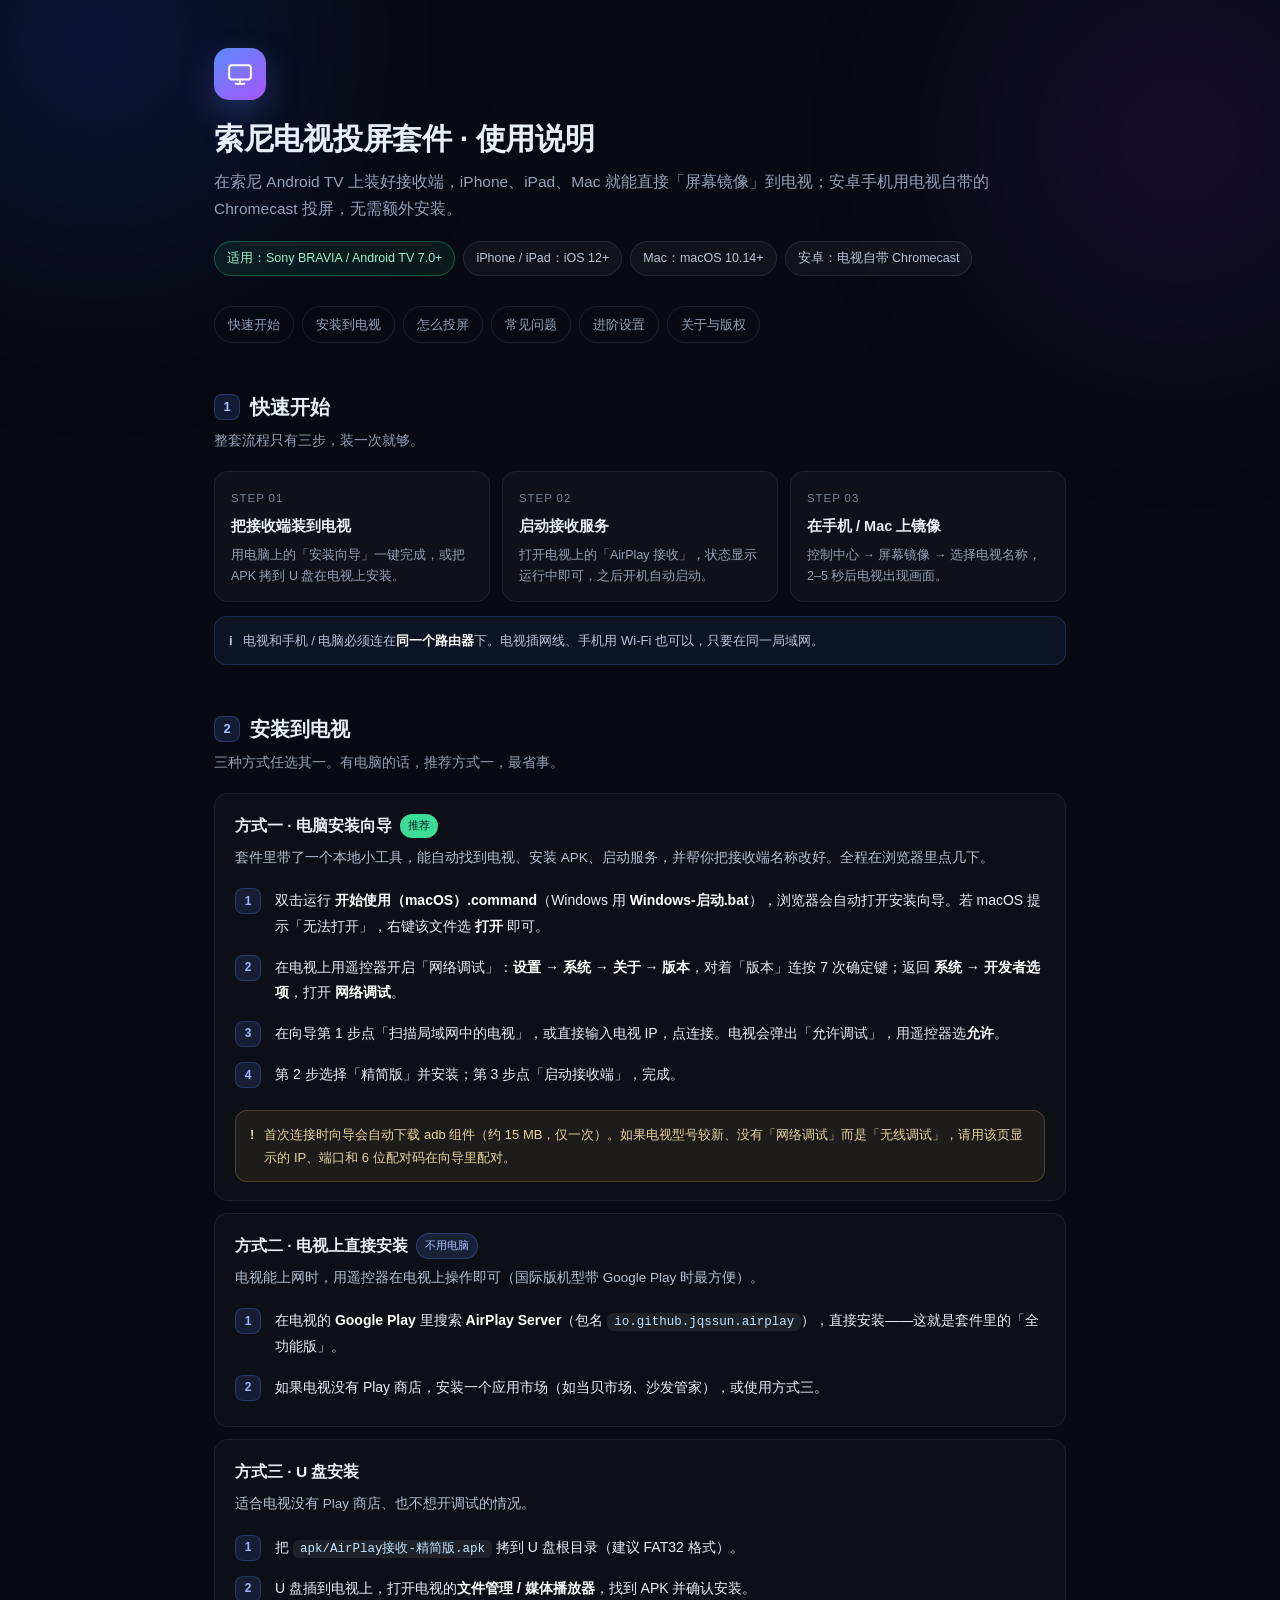
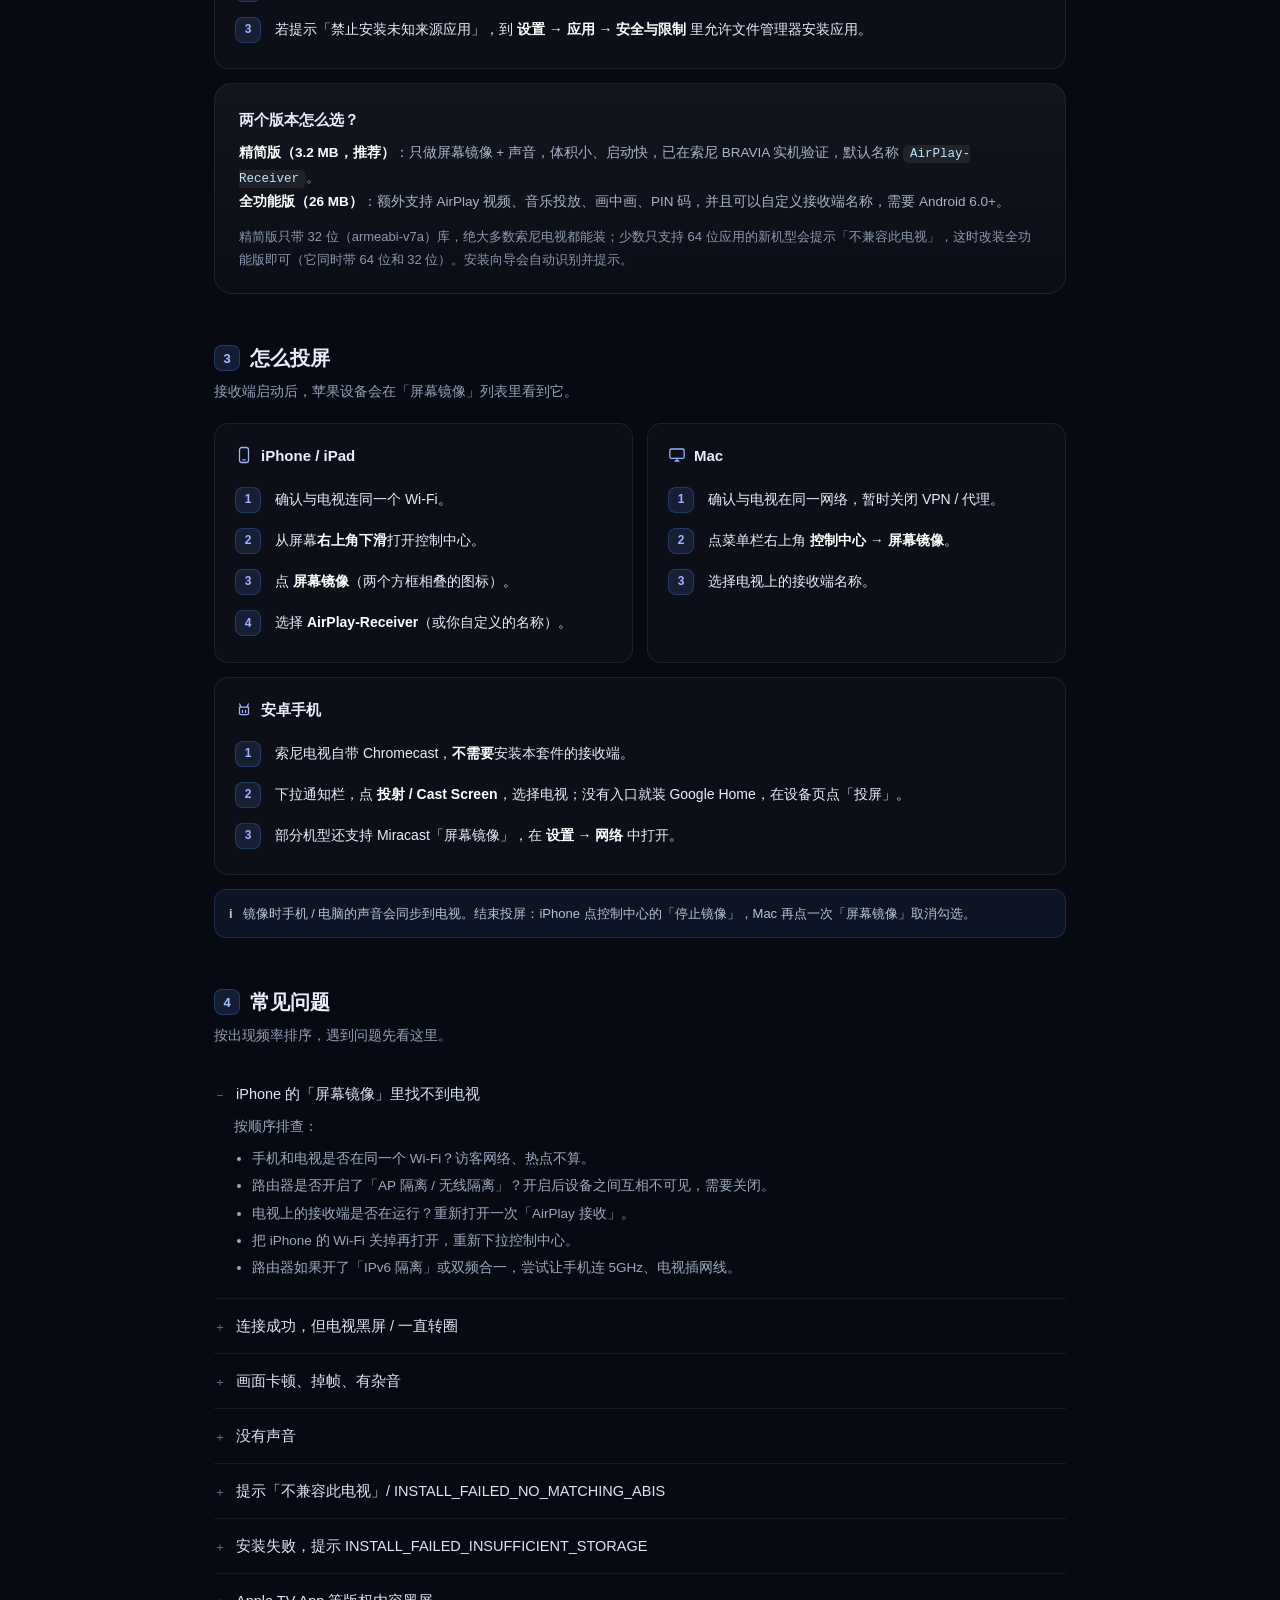
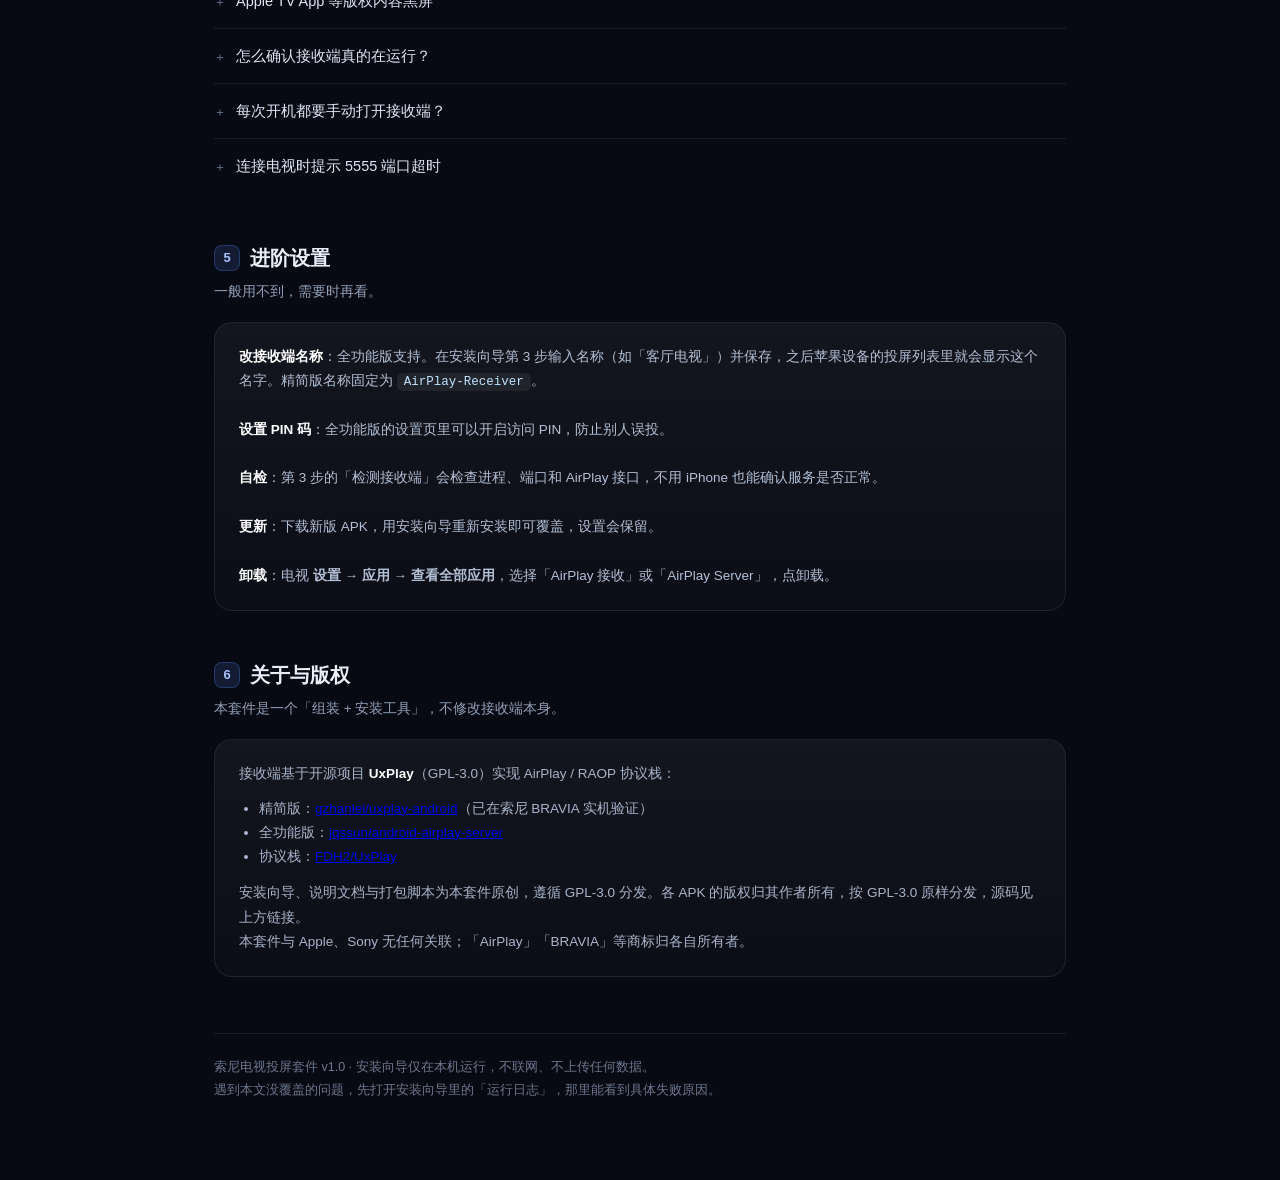
<file: 使用说明.html>
<!DOCTYPE html>
<html lang="zh-CN">
<head>
<meta charset="utf-8">
<meta name="viewport" content="width=device-width, initial-scale=1">
<title>使用说明 · 索尼电视投屏套件</title>
<style>
  :root {
    --bg: #070a12; --panel: rgba(255,255,255,.045); --line: rgba(255,255,255,.09);
    --text: #e9eefb; --muted: #93a0b8; --accent: #5b8cff; --accent2: #a855f7;
    --ok: #3ddc97; --warn: #f6c453; --err: #ff6b6b; --radius: 18px;
  }
  * { box-sizing: border-box; }
  body {
    margin: 0; background: var(--bg); color: var(--text);
    font: 15px/1.8 -apple-system, BlinkMacSystemFont, "PingFang SC", "Hiragino Sans GB",
          "Microsoft YaHei", "Noto Sans SC", "Segoe UI", sans-serif;
    -webkit-font-smoothing: antialiased;
  }
  .glow { position: fixed; inset: 0; z-index: -1; pointer-events: none; overflow: hidden; }
  .glow i { position: absolute; display: block; border-radius: 50%; filter: blur(120px); opacity: .3; }
  .glow i:nth-child(1) { width: 560px; height: 560px; left: -180px; top: -240px;
    background: radial-gradient(circle, #2b4bff, transparent 65%); }
  .glow i:nth-child(2) { width: 520px; height: 520px; right: -160px; top: -120px;
    background: radial-gradient(circle, #8b2bff, transparent 65%); opacity: .24; }

  .wrap { max-width: 900px; margin: 0 auto; padding: 48px 24px 80px; }

  header .logo {
    width: 52px; height: 52px; border-radius: 15px; display: grid; place-items: center;
    background: linear-gradient(140deg, #5b8cff, #a855f7);
    box-shadow: 0 14px 40px -12px rgba(91,140,255,.8);
  }
  header .logo svg { width: 26px; height: 26px; stroke: #fff; fill: none; stroke-width: 1.8;
    stroke-linecap: round; stroke-linejoin: round; }
  header h1 { font-size: 30px; line-height: 1.25; margin: 20px 0 10px; letter-spacing: -.01em; }
  header p.lede { color: var(--muted); margin: 0 0 18px; font-size: 15.5px; }
  .meta { display: flex; flex-wrap: wrap; gap: 8px; }
  .chip { font-size: 12.5px; color: #b8c4da; border: 1px solid var(--line);
    background: rgba(255,255,255,.04); padding: 5px 12px; border-radius: 999px; }
  .chip.green { color: #9ff0cd; border-color: rgba(61,220,151,.3); background: rgba(61,220,151,.08); }

  nav.toc { display: flex; flex-wrap: wrap; gap: 8px; margin: 30px 0 10px; }
  nav.toc a { font-size: 13px; color: var(--muted); text-decoration: none; padding: 6px 13px;
    border: 1px solid var(--line); border-radius: 999px; transition: .15s; }
  nav.toc a:hover { color: #fff; border-color: rgba(120,150,255,.5); background: rgba(91,140,255,.1); }

  section { margin-top: 46px; }
  h2 { font-size: 20px; margin: 0 0 4px; display: flex; align-items: center; gap: 10px; }
  h2 .n { width: 26px; height: 26px; border-radius: 8px; display: grid; place-items: center;
    font-size: 13px; color: #a9c0ff; background: rgba(91,140,255,.14);
    border: 1px solid rgba(91,140,255,.28); }
  section > p.sub { color: var(--muted); margin: 0 0 18px; font-size: 13.5px; }

  .card { border: 1px solid rgba(255,255,255,.07); border-radius: var(--radius);
    background: linear-gradient(180deg, rgba(255,255,255,.05), rgba(255,255,255,.02));
    padding: 22px 24px; margin: 14px 0; }

  .cards3 { display: grid; grid-template-columns: repeat(3, 1fr); gap: 12px; }
  .mini { border: 1px solid rgba(255,255,255,.07); border-radius: 14px; padding: 16px 16px 14px;
    background: rgba(255,255,255,.03); }
  .mini .k { font-size: 11.5px; color: #77829a; letter-spacing: .08em; }
  .mini .t { font-size: 14.5px; font-weight: 600; margin: 4px 0 6px; }
  .mini .d { font-size: 12.5px; color: var(--muted); line-height: 1.65; }

  ol.steps { counter-reset: s; list-style: none; padding: 0; margin: 10px 0 0; }
  ol.steps > li { counter-increment: s; position: relative; padding: 8px 0 8px 40px; font-size: 14px; }
  ol.steps > li::before { content: counter(s); position: absolute; left: 0; top: 8px;
    width: 24px; height: 24px; border-radius: 8px; display: grid; place-items: center;
    font-size: 12px; font-weight: 700; color: #9fb3ff; background: rgba(91,140,255,.12);
    border: 1px solid rgba(91,140,255,.25); }
  ol.steps b { color: #fff; }

  kbd { display: inline-block; padding: 1px 7px; border-radius: 6px; font-size: 12.5px;
    background: rgba(255,255,255,.08); border: 1px solid var(--line); }
  code { padding: 2px 7px; border-radius: 6px; background: rgba(255,255,255,.07);
    font-family: "SF Mono", ui-monospace, Menlo, Consolas, monospace; font-size: 12.5px; color: #bfe3ff; }

  .note { display: flex; gap: 10px; margin: 14px 0 0; padding: 12px 14px; border-radius: 12px;
    background: rgba(91,140,255,.08); border: 1px solid rgba(91,140,255,.2);
    font-size: 13px; color: #b8c4da; }
  .note.warn { background: rgba(246,196,83,.07); border-color: rgba(246,196,83,.22); color: #e8d3a0; }
  .note .i { flex: none; font-weight: 700; }
  .note b { color: #fff; }

  .method { border: 1px solid rgba(255,255,255,.07); border-radius: 14px; padding: 18px 20px;
    margin: 12px 0; background: rgba(255,255,255,.025); }
  .method h3 { margin: 0 0 2px; font-size: 15.5px; display: flex; align-items: center; gap: 8px; flex-wrap: wrap; }
  .badge { font-size: 11px; padding: 2px 8px; border-radius: 999px; font-weight: 500; }
  .badge.best { color: #062018; background: var(--ok); }
  .badge.alt { color: #a9c0ff; background: rgba(91,140,255,.15); border: 1px solid rgba(91,140,255,.3); }
  .method p { margin: 6px 0 0; font-size: 13.5px; color: #b3bfd4; }

  .split { display: grid; grid-template-columns: 1fr 1fr; gap: 14px; }
  .device { border: 1px solid rgba(255,255,255,.07); border-radius: 14px; padding: 18px 20px;
    background: rgba(255,255,255,.025); }
  .device h3 { margin: 0 0 8px; font-size: 15px; display: flex; align-items: center; gap: 8px; }
  .device h3 svg { width: 18px; height: 18px; stroke: #9fb3ff; fill: none; stroke-width: 1.7;
    stroke-linecap: round; stroke-linejoin: round; }

  details { border-bottom: 1px solid rgba(255,255,255,.07); padding: 14px 0; }
  details:last-of-type { border-bottom: 0; }
  summary { cursor: pointer; font-size: 14.5px; color: #dde5f5; list-style: none; }
  summary::-webkit-details-marker { display: none; }
  summary::before { content: "＋"; color: #6f7d99; margin-right: 10px; font-size: 12px; }
  details[open] summary::before { content: "－"; }
  details p, details ul { margin: 8px 0 0 20px; font-size: 13.5px; color: #9da9bf; }
  details ul { padding-left: 18px; }
  details li { margin: 3px 0; }

  .kbd-line { font-size: 12.5px; color: #77829a; }

  footer { margin-top: 56px; padding-top: 22px; border-top: 1px solid rgba(255,255,255,.07);
    color: #6c768c; font-size: 12.5px; }
  footer a { color: #8fa8d8; text-decoration: none; }
  footer a:hover { text-decoration: underline; }

  @media (max-width: 760px) {
    .cards3, .split { grid-template-columns: 1fr; }
    .wrap { padding: 32px 18px 60px; }
    header h1 { font-size: 24px; }
  }

  @media print {
    body { background: #fff; color: #111; }
    .glow, nav.toc { display: none; }
    .card, .method, .device, .mini { background: #fff; border-color: #ddd; }
    header p.lede, .mini .d, details p, details ul { color: #444; }
    h1, h2, summary, .mini .t, .device h3 { color: #111; }
    footer { color: #666; }
    section { break-inside: avoid; }
  }
</style>
</head>
<body>
<div class="glow" aria-hidden="true"><i></i><i></i></div>

<div class="wrap">

  <header>
    <div class="logo" aria-hidden="true">
      <svg viewBox="0 0 24 24"><rect x="2" y="4" width="20" height="13" rx="2.5"/><path d="M8 21h8M12 17v4"/></svg>
    </div>
    <h1>索尼电视投屏套件 · 使用说明</h1>
    <p class="lede">在索尼 Android TV 上装好接收端，iPhone、iPad、Mac 就能直接「屏幕镜像」到电视；安卓手机用电视自带的 Chromecast 投屏，无需额外安装。</p>
    <div class="meta">
      <span class="chip green">适用：Sony BRAVIA / Android TV 7.0+</span>
      <span class="chip">iPhone / iPad：iOS 12+</span>
      <span class="chip">Mac：macOS 10.14+</span>
      <span class="chip">安卓：电视自带 Chromecast</span>
    </div>
  </header>

  <nav class="toc">
    <a href="#quick">快速开始</a>
    <a href="#install">安装到电视</a>
    <a href="#cast">怎么投屏</a>
    <a href="#faq">常见问题</a>
    <a href="#advanced">进阶设置</a>
    <a href="#about">关于与版权</a>
  </nav>

  <!-- 快速开始 -->
  <section id="quick">
    <h2><span class="n">1</span>快速开始</h2>
    <p class="sub">整套流程只有三步，装一次就够。</p>
    <div class="cards3">
      <div class="mini">
        <div class="k">STEP 01</div>
        <div class="t">把接收端装到电视</div>
        <div class="d">用电脑上的「安装向导」一键完成，或把 APK 拷到 U 盘在电视上安装。</div>
      </div>
      <div class="mini">
        <div class="k">STEP 02</div>
        <div class="t">启动接收服务</div>
        <div class="d">打开电视上的「AirPlay 接收」，状态显示运行中即可，之后开机自动启动。</div>
      </div>
      <div class="mini">
        <div class="k">STEP 03</div>
        <div class="t">在手机 / Mac 上镜像</div>
        <div class="d">控制中心 → 屏幕镜像 → 选择电视名称，2–5 秒后电视出现画面。</div>
      </div>
    </div>
    <div class="note">
      <span class="i">i</span>
      <div>电视和手机 / 电脑必须连在<b>同一个路由器</b>下。电视插网线、手机用 Wi-Fi 也可以，只要在同一局域网。</div>
    </div>
  </section>

  <!-- 安装 -->
  <section id="install">
    <h2><span class="n">2</span>安装到电视</h2>
    <p class="sub">三种方式任选其一。有电脑的话，推荐方式一，最省事。</p>

    <div class="method">
      <h3>方式一 · 电脑安装向导 <span class="badge best">推荐</span></h3>
      <p>套件里带了一个本地小工具，能自动找到电视、安装 APK、启动服务，并帮你把接收端名称改好。全程在浏览器里点几下。</p>
      <ol class="steps">
        <li>双击运行 <b>开始使用（macOS）.command</b>（Windows 用 <b>Windows-启动.bat</b>），浏览器会自动打开安装向导。若 macOS 提示「无法打开」，右键该文件选 <b>打开</b> 即可。</li>
        <li>在电视上用遥控器开启「网络调试」：<b>设置 → 系统 → 关于 → 版本</b>，对着「版本」连按 7 次确定键；返回 <b>系统 → 开发者选项</b>，打开 <b>网络调试</b>。</li>
        <li>在向导第 1 步点「扫描局域网中的电视」，或直接输入电视 IP，点连接。电视会弹出「允许调试」，用遥控器选<b>允许</b>。</li>
        <li>第 2 步选择「精简版」并安装；第 3 步点「启动接收端」，完成。</li>
      </ol>
      <div class="note warn">
        <span class="i">!</span>
        <div>首次连接时向导会自动下载 adb 组件（约 15 MB，仅一次）。如果电视型号较新、没有「网络调试」而是「无线调试」，请用该页显示的 IP、端口和 6 位配对码在向导里配对。</div>
      </div>
    </div>

    <div class="method">
      <h3>方式二 · 电视上直接安装 <span class="badge alt">不用电脑</span></h3>
      <p>电视能上网时，用遥控器在电视上操作即可（国际版机型带 Google Play 时最方便）。</p>
      <ol class="steps">
        <li>在电视的 <b>Google Play</b> 里搜索 <b>AirPlay Server</b>（包名 <code>io.github.jqssun.airplay</code>），直接安装——这就是套件里的「全功能版」。</li>
        <li>如果电视没有 Play 商店，安装一个应用市场（如当贝市场、沙发管家），或使用方式三。</li>
      </ol>
    </div>

    <div class="method">
      <h3>方式三 · U 盘安装</h3>
      <p>适合电视没有 Play 商店、也不想开调试的情况。</p>
      <ol class="steps">
        <li>把 <code>apk/AirPlay接收-精简版.apk</code> 拷到 U 盘根目录（建议 FAT32 格式）。</li>
        <li>U 盘插到电视上，打开电视的<b>文件管理 / 媒体播放器</b>，找到 APK 并确认安装。</li>
        <li>若提示「禁止安装未知来源应用」，到 <b>设置 → 应用 → 安全与限制</b> 里允许文件管理器安装应用。</li>
      </ol>
    </div>

    <div class="card">
      <b style="font-size:15px">两个版本怎么选？</b>
      <p style="margin:8px 0 0; font-size:13.5px; color:#a9b4c9">
        <b style="color:#fff">精简版（3.2 MB，推荐）</b>：只做屏幕镜像 + 声音，体积小、启动快，已在索尼 BRAVIA 实机验证，默认名称 <code>AirPlay-Receiver</code>。<br>
        <b style="color:#fff">全功能版（26 MB）</b>：额外支持 AirPlay 视频、音乐投放、画中画、PIN 码，并且可以自定义接收端名称，需要 Android 6.0+。
      </p>
      <p style="margin:10px 0 0; font-size:13px; color:#8d99b0">
        精简版只带 32 位（armeabi-v7a）库，绝大多数索尼电视都能装；少数只支持 64 位应用的新机型会提示「不兼容此电视」，这时改装全功能版即可（它同时带 64 位和 32 位）。安装向导会自动识别并提示。
      </p>
    </div>
  </section>

  <!-- 投屏 -->
  <section id="cast">
    <h2><span class="n">3</span>怎么投屏</h2>
    <p class="sub">接收端启动后，苹果设备会在「屏幕镜像」列表里看到它。</p>

    <div class="split">
      <div class="device">
        <h3><svg viewBox="0 0 24 24"><rect x="6" y="2" width="12" height="20" rx="3"/><path d="M10.5 18.5h3"/></svg>iPhone / iPad</h3>
        <ol class="steps">
          <li>确认与电视连同一个 Wi-Fi。</li>
          <li>从屏幕<b>右上角下滑</b>打开控制中心。</li>
          <li>点 <b>屏幕镜像</b>（两个方框相叠的图标）。</li>
          <li>选择 <b>AirPlay-Receiver</b>（或你自定义的名称）。</li>
        </ol>
      </div>
      <div class="device">
        <h3><svg viewBox="0 0 24 24"><rect x="2.5" y="4" width="19" height="12.5" rx="2"/><path d="M9.5 20h5M12 16.5V20"/></svg>Mac</h3>
        <ol class="steps">
          <li>确认与电视在同一网络，暂时关闭 VPN / 代理。</li>
          <li>点菜单栏右上角 <b>控制中心</b> → <b>屏幕镜像</b>。</li>
          <li>选择电视上的接收端名称。</li>
        </ol>
      </div>
    </div>

    <div class="device" style="margin-top:14px">
      <h3><svg viewBox="0 0 24 24"><path d="M6 9.5h12v8a2 2 0 0 1-2 2H8a2 2 0 0 1-2-2z"/><path d="M8 9.5 6.2 5.2M16 9.5l1.8-4.3"/><path d="M10 14v2.5M14 14v2.5"/></svg>安卓手机</h3>
      <ol class="steps">
        <li>索尼电视自带 Chromecast，<b>不需要</b>安装本套件的接收端。</li>
        <li>下拉通知栏，点 <b>投射 / Cast Screen</b>，选择电视；没有入口就装 Google Home，在设备页点「投屏」。</li>
        <li>部分机型还支持 Miracast「屏幕镜像」，在 <b>设置 → 网络</b> 中打开。</li>
      </ol>
    </div>

    <div class="note">
      <span class="i">i</span>
      <div>镜像时手机 / 电脑的声音会同步到电视。结束投屏：iPhone 点控制中心的「停止镜像」，Mac 再点一次「屏幕镜像」取消勾选。</div>
    </div>
  </section>

  <!-- FAQ -->
  <section id="faq">
    <h2><span class="n">4</span>常见问题</h2>
    <p class="sub">按出现频率排序，遇到问题先看这里。</p>

    <details open>
      <summary>iPhone 的「屏幕镜像」里找不到电视</summary>
      <p>按顺序排查：</p>
      <ul>
        <li>手机和电视是否在同一个 Wi-Fi？访客网络、热点不算。</li>
        <li>路由器是否开启了「AP 隔离 / 无线隔离」？开启后设备之间互相不可见，需要关闭。</li>
        <li>电视上的接收端是否在运行？重新打开一次「AirPlay 接收」。</li>
        <li>把 iPhone 的 Wi-Fi 关掉再打开，重新下拉控制中心。</li>
        <li>路由器如果开了「IPv6 隔离」或双频合一，尝试让手机连 5GHz、电视插网线。</li>
      </ul>
    </details>

    <details>
      <summary>连接成功，但电视黑屏 / 一直转圈</summary>
      <ul>
        <li>关闭电视的<b>节能模式、环境光感应、自动亮度</b>。</li>
        <li>换 5GHz Wi-Fi，或给电视插网线。</li>
        <li>电视上把接收端彻底关闭再启动。</li>
        <li>老款机型建议用「精简版」，硬解更稳。</li>
      </ul>
    </details>

    <details>
      <summary>画面卡顿、掉帧、有杂音</summary>
      <ul>
        <li>AirPlay 镜像默认 30fps，这是协议限制，不是电视性能问题。</li>
        <li>电视插网线，手机 / 电脑连 5GHz，远离微波炉等干扰源。</li>
        <li>关闭电脑上的 VPN、代理、录屏和下载任务。</li>
      </ul>
    </details>

    <details>
      <summary>没有声音</summary>
      <ul>
        <li>用遥控器调大电视音量，确认没有静音。</li>
        <li>iPhone 侧的音量键也会影响投屏音量。</li>
        <li>如果电视接了蓝牙音箱 / 回音壁，检查输出通道。</li>
      </ul>
    </details>

    <details>
      <summary>提示「不兼容此电视」/ INSTALL_FAILED_NO_MATCHING_ABIS</summary>
      <p>这台电视只支持 64 位应用，装不了精简版（只有 32 位库）。改选 <b>全功能版</b> 即可，它同时包含 64 位和 32 位。</p>
    </details>

    <details>
      <summary>安装失败，提示 INSTALL_FAILED_INSUFFICIENT_STORAGE</summary>
      <p>电视存储空间不足。到 <b>设置 → 存储</b> 清理缓存、卸载不用的应用后重试。</p>
    </details>

    <details>
      <summary>Apple TV App 等版权内容黑屏</summary>
      <p>DRM 加密内容（Apple TV、部分流媒体）无法被开源接收端解密，这是正常现象，不在支持范围内。</p>
    </details>

    <details>
      <summary>怎么确认接收端真的在运行？</summary>
      <p>在安装向导第 3 步点 <b>「检测接收端」</b>，它会依次检查：服务进程是否在跑、网络端口是否在监听、AirPlay 的 <code>/server-info</code> 接口是否返回数据。三项都通过，说明电视已经在等苹果设备连接了。</p>
    </details>

    <details>
      <summary>每次开机都要手动打开接收端？</summary>
      <p>精简版自带开机自启。如果仍被系统清理，在安装向导里重新执行一次「启动接收端」，它会自动把应用加入电池优化白名单。</p>
    </details>

    <details>
      <summary>连接电视时提示 5555 端口超时</summary>
      <ul>
        <li>确认电视「网络调试」已打开，且 IP 没有变（建议在路由器里给电视绑定固定 IP）。</li>
        <li>电脑和电视不在同一网段时连不上，检查是否连了 VPN 或加速器。</li>
        <li>Android 11 以上的机型可能使用「无线调试 + 配对码」，请在向导里用配对入口。</li>
      </ul>
    </details>
  </section>

  <!-- 进阶 -->
  <section id="advanced">
    <h2><span class="n">5</span>进阶设置</h2>
    <p class="sub">一般用不到，需要时再看。</p>
    <div class="card">
      <p style="margin:0; font-size:13.5px; color:#b3bfd4">
        <b style="color:#fff">改接收端名称</b>：全功能版支持。在安装向导第 3 步输入名称（如「客厅电视」）并保存，之后苹果设备的投屏列表里就会显示这个名字。精简版名称固定为 <code>AirPlay-Receiver</code>。<br><br>
        <b style="color:#fff">设置 PIN 码</b>：全功能版的设置页里可以开启访问 PIN，防止别人误投。<br><br>
        <b style="color:#fff">自检</b>：第 3 步的「检测接收端」会检查进程、端口和 AirPlay 接口，不用 iPhone 也能确认服务是否正常。<br><br>
        <b style="color:#fff">更新</b>：下载新版 APK，用安装向导重新安装即可覆盖，设置会保留。<br><br>
        <b style="color:#fff">卸载</b>：电视 <b>设置 → 应用 → 查看全部应用</b>，选择「AirPlay 接收」或「AirPlay Server」，点卸载。
      </p>
    </div>
  </section>

  <!-- 关于 -->
  <section id="about">
    <h2><span class="n">6</span>关于与版权</h2>
    <p class="sub">本套件是一个「组装 + 安装工具」，不修改接收端本身。</p>
    <div class="card" style="font-size:13.5px; color:#a9b4c9">
      <p style="margin:0 0 10px">
        接收端基于开源项目 <b style="color:#fff">UxPlay</b>（GPL-3.0）实现 AirPlay / RAOP 协议栈：
      </p>
      <ul style="margin:0 0 12px 20px; padding:0">
        <li>精简版：<a href="https://github.com/gzhanlei/uxplay-android" target="_blank" rel="noopener">gzhanlei/uxplay-android</a>（已在索尼 BRAVIA 实机验证）</li>
        <li>全功能版：<a href="https://github.com/jqssun/android-airplay-server" target="_blank" rel="noopener">jqssun/android-airplay-server</a></li>
        <li>协议栈：<a href="https://github.com/FDH2/UxPlay" target="_blank" rel="noopener">FDH2/UxPlay</a></li>
      </ul>
      <p style="margin:0">
        安装向导、说明文档与打包脚本为本套件原创，遵循 GPL-3.0 分发。各 APK 的版权归其作者所有，按 GPL-3.0 原样分发，源码见上方链接。<br>
        本套件与 Apple、Sony 无任何关联；「AirPlay」「BRAVIA」等商标归各自所有者。
      </p>
    </div>
  </section>

  <footer>
    索尼电视投屏套件 v1.0 · 安装向导仅在本机运行，不联网、不上传任何数据。<br>
    遇到本文没覆盖的问题，先打开安装向导里的「运行日志」，那里能看到具体失败原因。
  </footer>

</div>
</body>
</html>
</file>
